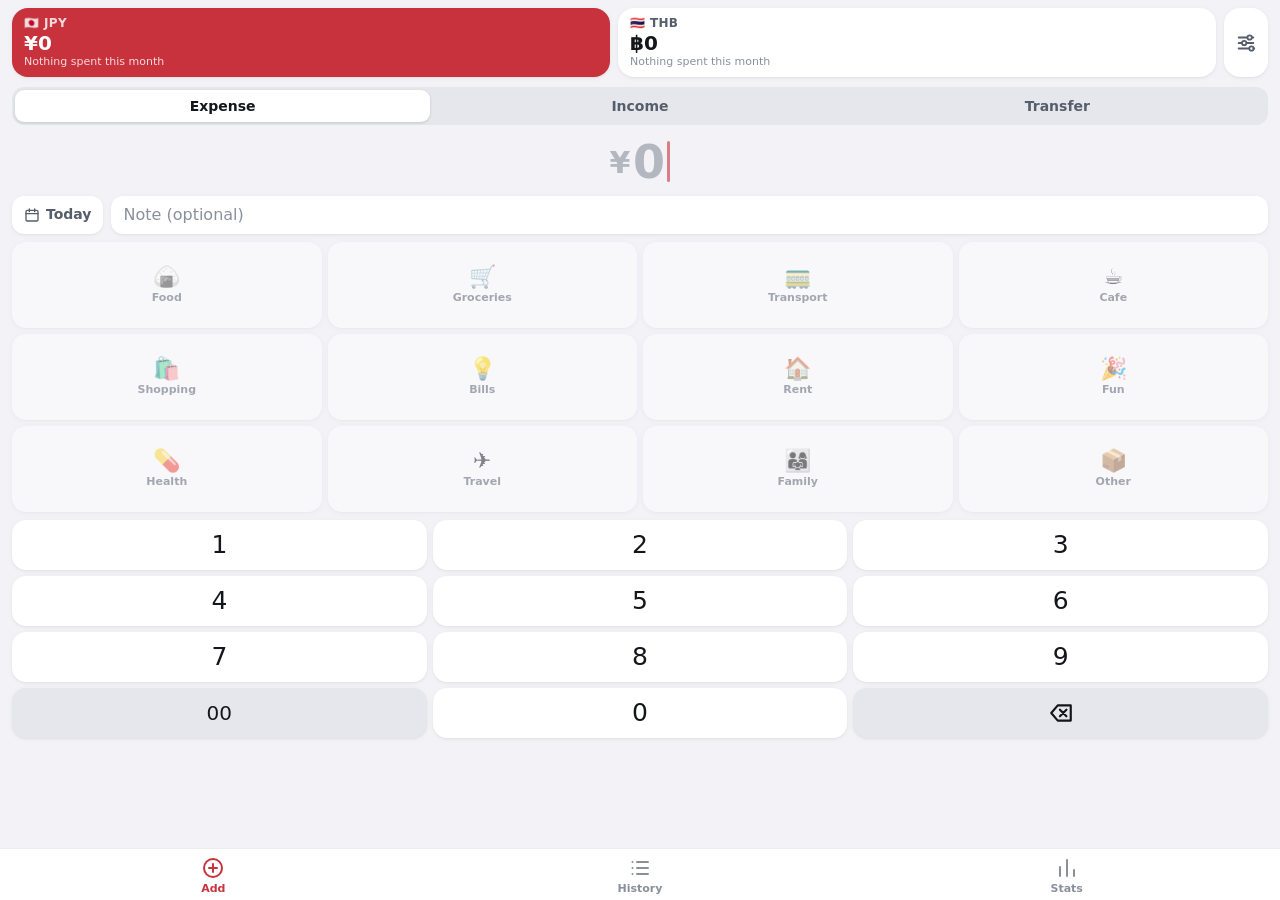
<file: index.html>
<!doctype html>
<html lang="en">
<head>
<meta charset="utf-8">
<meta name="viewport" content="width=device-width, initial-scale=1, viewport-fit=cover">
<meta name="color-scheme" content="light dark">
<meta name="apple-mobile-web-app-capable" content="yes">
<meta name="mobile-web-app-capable" content="yes">
<meta name="apple-mobile-web-app-status-bar-style" content="black-translucent">
<meta name="apple-mobile-web-app-title" content="YenBaht">
<meta name="theme-color" content="#f2f2f7" media="(prefers-color-scheme: light)">
<meta name="theme-color" content="#0d0e11" media="(prefers-color-scheme: dark)">
<meta name="description" content="Quick income and expense tracker with yen and baht wallets.">
<title>YenBaht</title>
<link rel="manifest" href="manifest.webmanifest">
<link rel="apple-touch-icon" href="icons/icon-180.png">
<link rel="icon" type="image/png" href="icons/icon-192.png">
<link rel="stylesheet" href="app.css">
</head>
<body>
<div id="app">
  <header class="top">
    <div class="wallets" id="wallets"></div>
    <button class="gear" id="btn-settings" aria-label="Settings">
      <svg viewBox="0 0 24 24" fill="none" stroke="currentColor" stroke-width="2" stroke-linecap="round"><path d="M4 6h9M19 6h1M4 12h3M13 12h7M4 18h11M21 18h-1"/><circle cx="16" cy="6" r="2.4"/><circle cx="10" cy="12" r="2.4"/><circle cx="18" cy="18" r="2.4"/></svg>
      <span class="dot" id="sync-dot"></span>
    </button>
  </header>

  <main>
    <section class="view" id="view-add">
      <div class="banner install" id="install" hidden>
        <span>📲 To install: tap <b>Share</b> <svg class="ic-share" viewBox="0 0 24 24" fill="none" stroke="currentColor" stroke-width="2" stroke-linecap="round" stroke-linejoin="round"><path d="M12 15V3M8 7l4-4 4 4M5 11v9h14v-9"/></svg> then <b>Add to Home Screen</b>.</span>
        <button class="x" id="install-x" aria-label="Hide">✕</button>
      </div>
      <button class="banner inbox" id="inbox" hidden></button>

      <div class="seg" id="type-seg">
        <button data-type="expense" class="on">Expense</button>
        <button data-type="income">Income</button>
        <button data-type="transfer">Transfer</button>
      </div>

      <div class="amount" id="amount"></div>

      <div class="meta">
        <label class="chip" id="date-chip">
          <svg viewBox="0 0 24 24" fill="none" stroke="currentColor" stroke-width="2" stroke-linecap="round"><rect x="3" y="5" width="18" height="16" rx="2"/><path d="M3 10h18M8 3v4M16 3v4"/></svg>
          <span id="date-label">Today</span>
          <input type="date" id="date-input" aria-label="Date">
        </label>
        <input id="note" class="note" placeholder="Note (optional)" enterkeyhint="done" autocomplete="off">
      </div>

      <div class="cats" id="cats"></div>
      <div class="xfer" id="xfer" hidden></div>

      <div class="keypad" id="keypad">
        <button class="key" data-k="1">1</button><button class="key" data-k="2">2</button><button class="key" data-k="3">3</button>
        <button class="key" data-k="4">4</button><button class="key" data-k="5">5</button><button class="key" data-k="6">6</button>
        <button class="key" data-k="7">7</button><button class="key" data-k="8">8</button><button class="key" data-k="9">9</button>
        <button class="key alt" data-k="00" id="k-dot">00</button><button class="key" data-k="0">0</button>
        <button class="key alt" data-k="del" id="k-del" aria-label="Delete (hold to clear)">
          <svg viewBox="0 0 24 24" fill="none" stroke="currentColor" stroke-width="2" stroke-linecap="round" stroke-linejoin="round"><path d="M21 5H9l-6 7 6 7h12z"/><path d="M17 9l-6 6M11 9l6 6"/></svg>
        </button>
      </div>
    </section>

    <section class="view scroll" id="view-history" hidden></section>
    <section class="view scroll" id="view-stats" hidden></section>
  </main>

  <nav class="tabs" id="tabs">
    <button data-view="add" class="on"><svg viewBox="0 0 24 24" fill="none" stroke="currentColor" stroke-width="2" stroke-linecap="round"><circle cx="12" cy="12" r="9"/><path d="M12 8v8M8 12h8"/></svg>Add</button>
    <button data-view="history"><svg viewBox="0 0 24 24" fill="none" stroke="currentColor" stroke-width="2" stroke-linecap="round"><path d="M9 6h11M9 12h11M9 18h11M4.5 6h.01M4.5 12h.01M4.5 18h.01"/></svg>History</button>
    <button data-view="stats"><svg viewBox="0 0 24 24" fill="none" stroke="currentColor" stroke-width="2" stroke-linecap="round"><path d="M5 20V11M12 20V4M19 20v-6"/></svg>Stats</button>
  </nav>
</div>

<div class="sheet-wrap" id="sheet"></div>
<div id="toast" role="status" aria-live="polite"></div>

<script src="sms.js"></script>
<script src="app.js"></script>
</body>
</html>
</file>
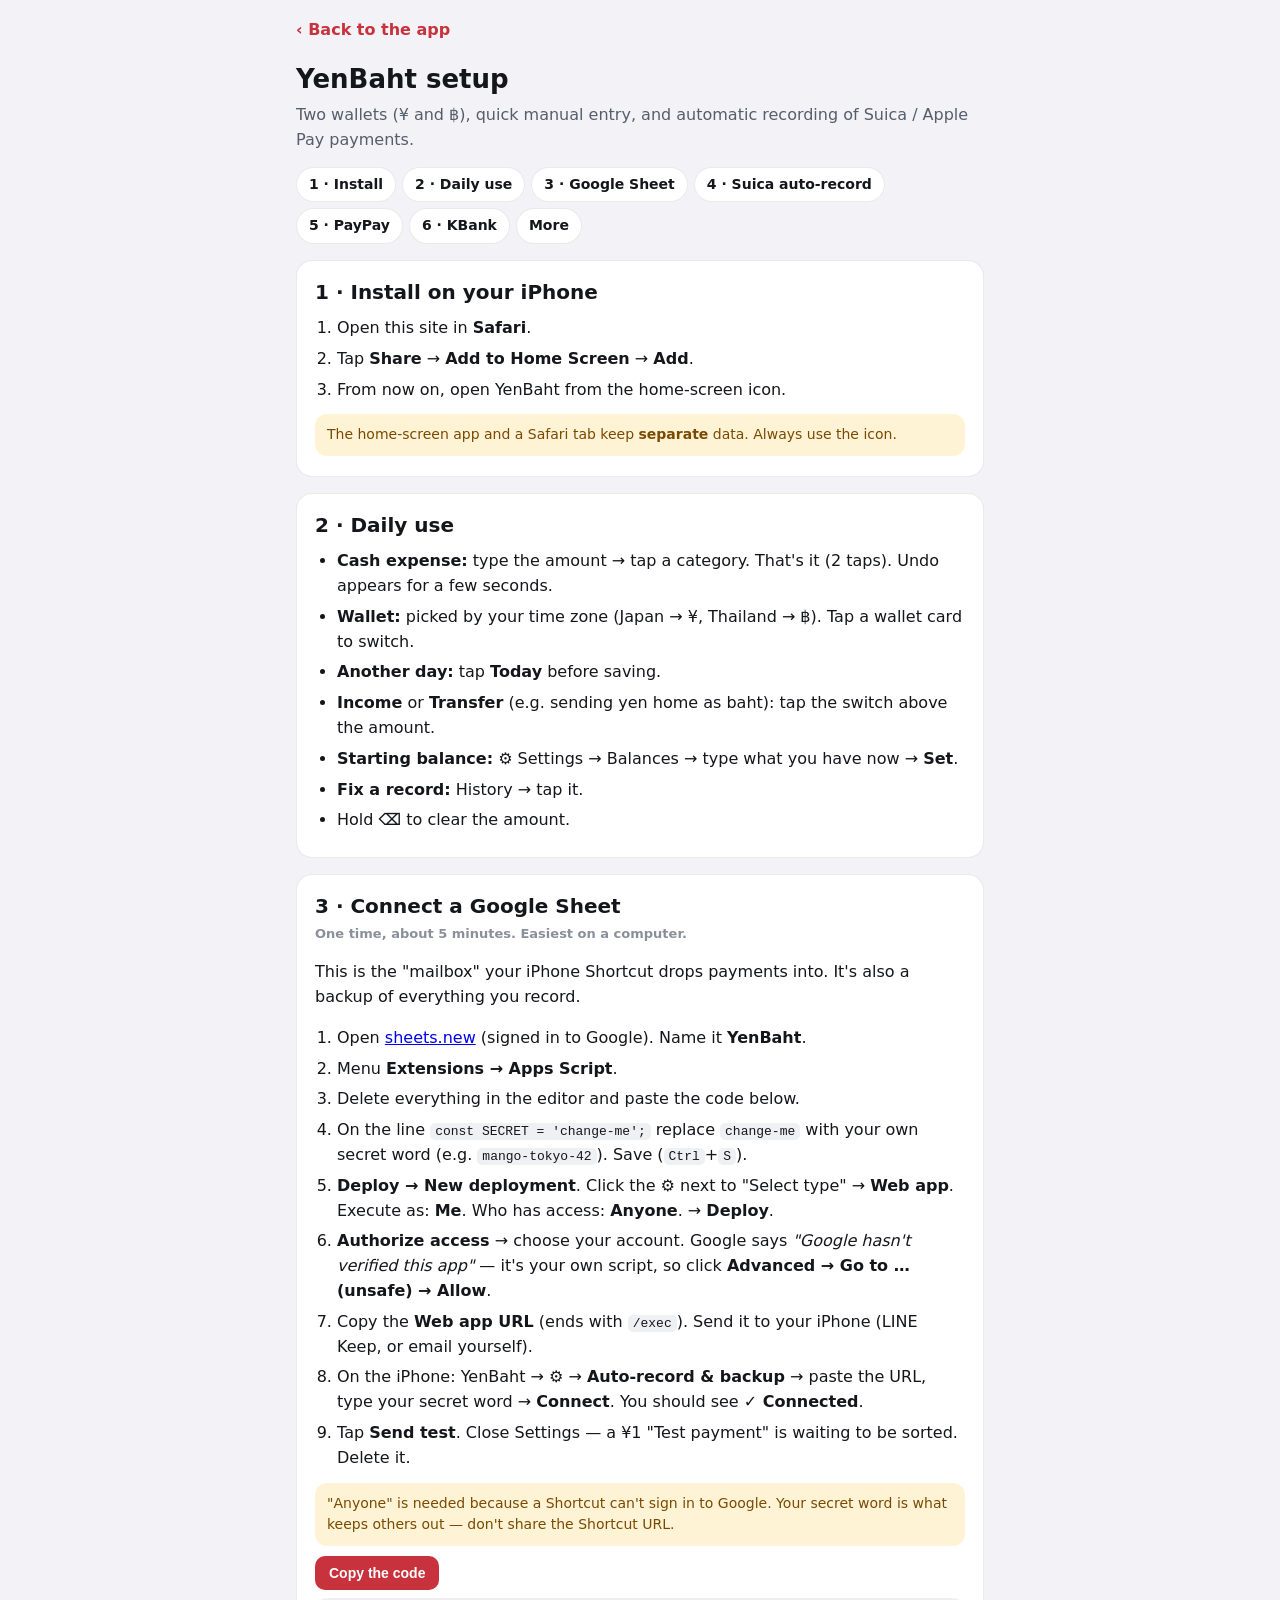
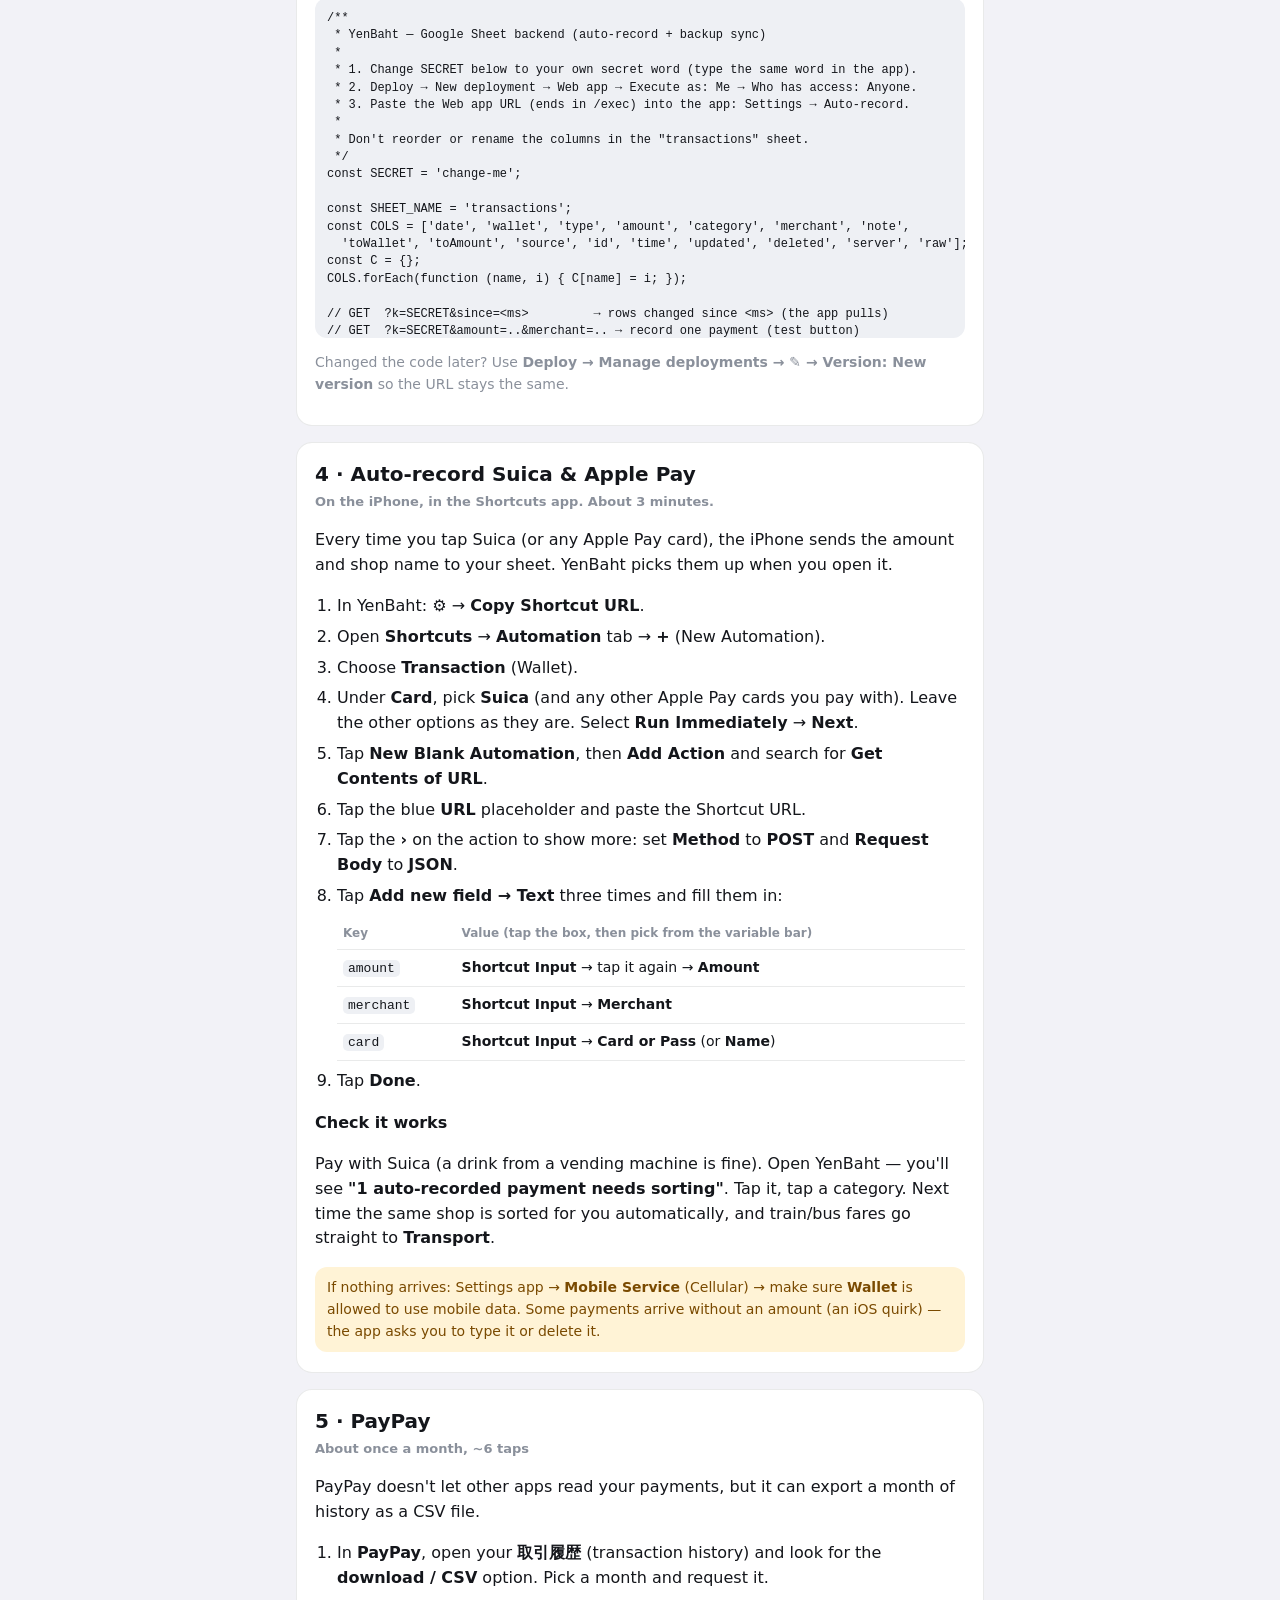
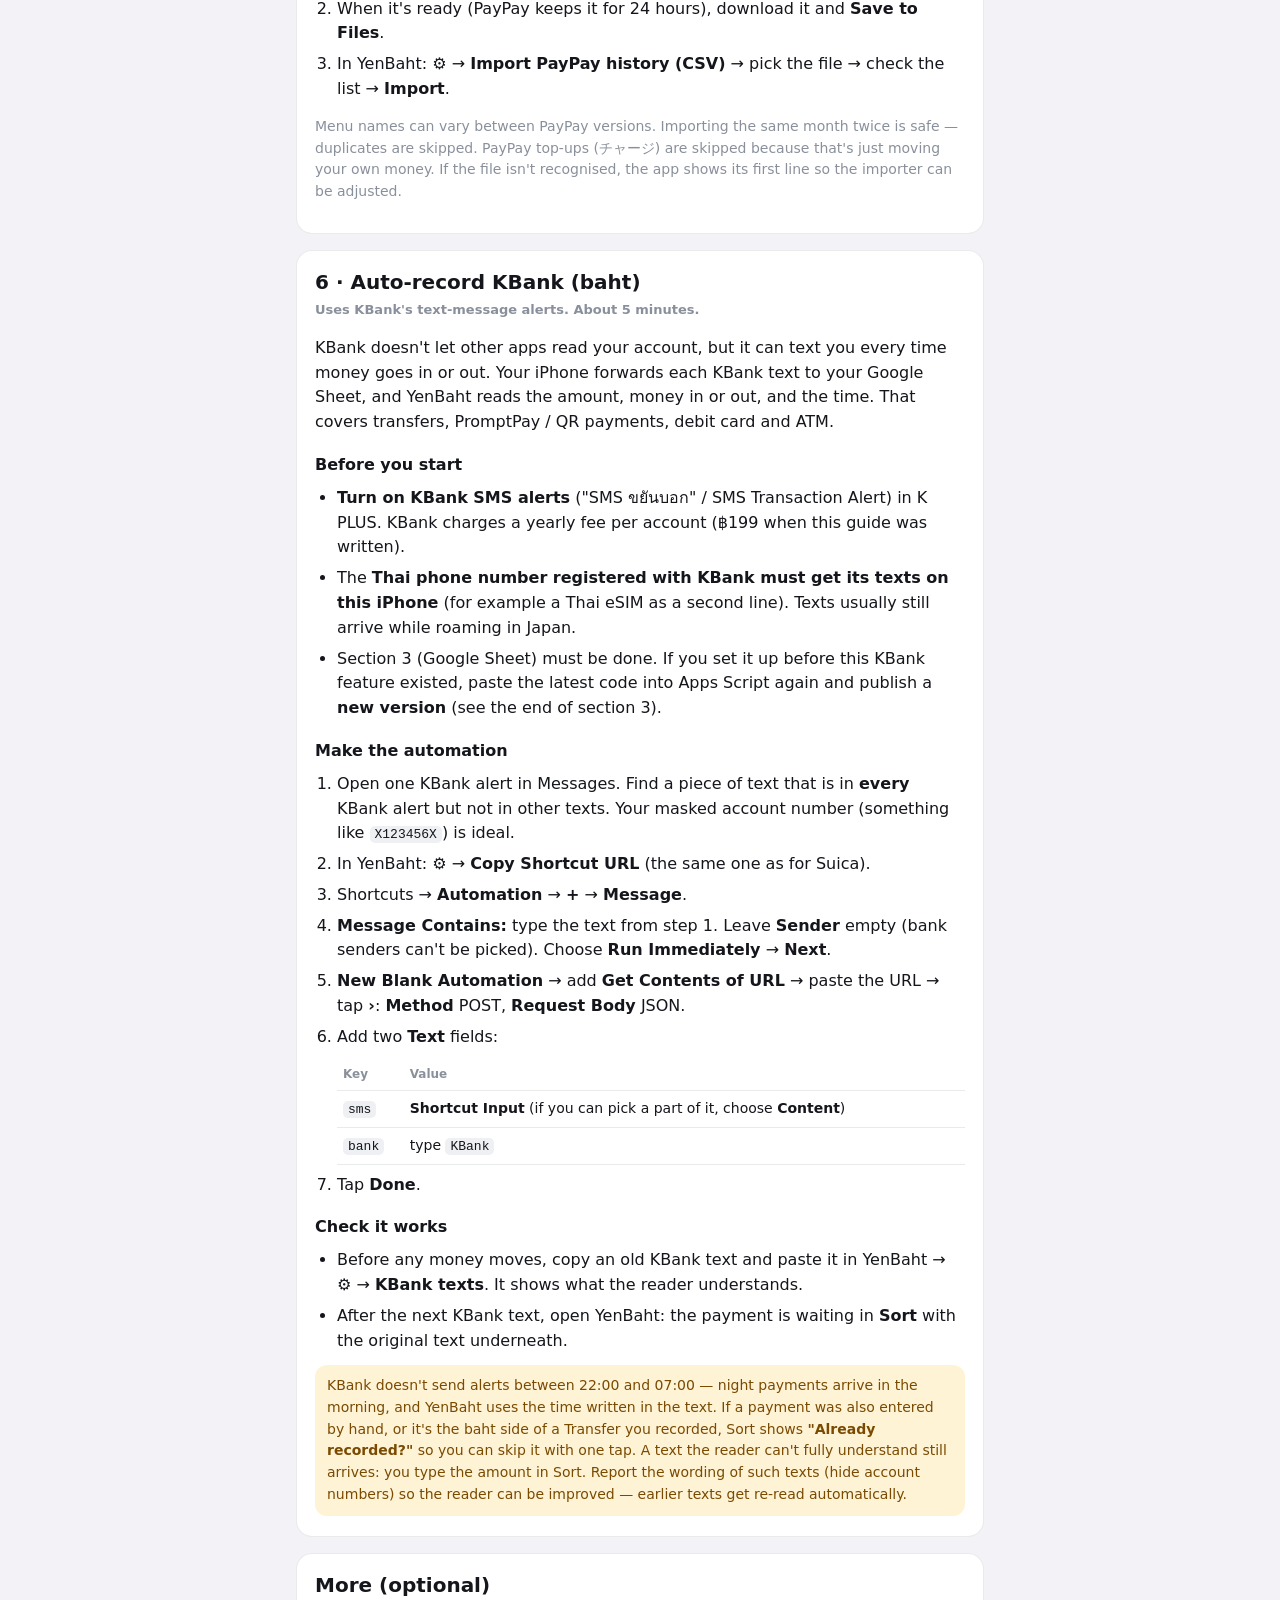
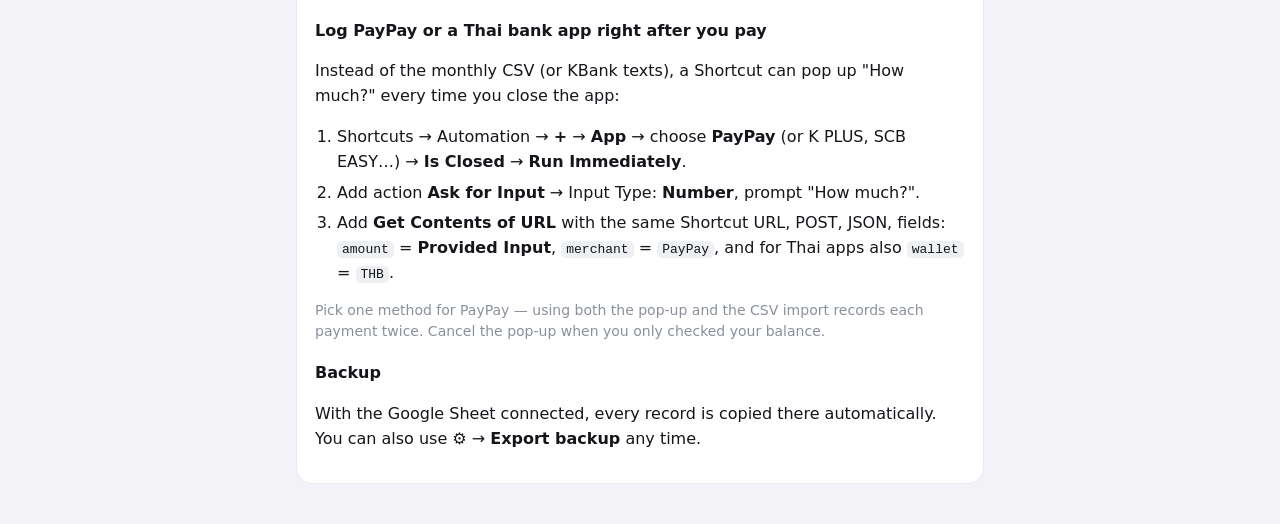
<file: guide.html>
<!doctype html>
<html lang="en">
<head>
<meta charset="utf-8">
<meta name="viewport" content="width=device-width, initial-scale=1, viewport-fit=cover">
<meta name="color-scheme" content="light dark">
<title>YenBaht setup</title>
<link rel="icon" type="image/png" href="icons/icon-192.png">
<style>
  :root { --bg:#f2f2f7; --card:#fff; --ink:#14161b; --ink2:#565d6b; --muted:#8a909b; --line:rgba(20,22,27,.09); --accent:#c8323c; --code:#eef0f4; --tip:#fff3d6; --tip-ink:#7a4a00; }
  @media (prefers-color-scheme: dark) { :root { --bg:#0d0e11; --card:#1b1d22; --ink:#f1f2f4; --ink2:#a9afba; --muted:#787e89; --line:rgba(255,255,255,.09); --accent:#ff5c66; --code:#262931; --tip:#3a2c0f; --tip-ink:#ffd27a; } }
  * { box-sizing: border-box; }
  body { margin: 0; background: var(--bg); color: var(--ink); font: 16px/1.55 -apple-system, BlinkMacSystemFont, "Hiragino Sans", "Thonburi", "Segoe UI", system-ui, sans-serif; -webkit-text-size-adjust: 100%; }
  .wrap { max-width: 720px; margin: 0 auto; padding: calc(env(safe-area-inset-top, 0px) + 12px) 16px calc(env(safe-area-inset-bottom, 0px) + 40px); }
  .back { display: inline-block; font-weight: 700; color: var(--accent); text-decoration: none; padding: 6px 0; }
  h1 { font-size: 26px; margin: 10px 0 4px; }
  .lead { color: var(--ink2); margin: 0 0 8px; }
  nav.toc { display: flex; flex-wrap: wrap; gap: 6px; margin: 14px 0 4px; }
  nav.toc a { background: var(--card); border-radius: 999px; padding: 6px 12px; font-size: 14px; font-weight: 600; color: var(--ink); text-decoration: none; border: 1px solid var(--line); }
  section { background: var(--card); border-radius: 16px; padding: 16px 18px; margin-top: 16px; border: 1px solid var(--line); }
  h2 { font-size: 20px; margin: 0 0 4px; scroll-margin-top: 16px; }
  h2 small { display: block; font-size: 13px; font-weight: 600; color: var(--muted); margin-top: 2px; }
  h3 { font-size: 16px; margin: 18px 0 4px; }
  ol, ul { padding-left: 22px; margin: 8px 0; }
  li { margin: 6px 0; }
  b { font-weight: 700; }
  code, kbd { font: 13px ui-monospace, SFMono-Regular, Menlo, Consolas, monospace; background: var(--code); border-radius: 5px; padding: 1px 5px; }
  .tip { background: var(--tip); color: var(--tip-ink); border-radius: 12px; padding: 10px 12px; font-size: 14px; margin: 12px 0 4px; }
  .table { width: 100%; border-collapse: collapse; font-size: 14px; margin: 8px 0; }
  .table td, .table th { border-bottom: 1px solid var(--line); padding: 7px 6px; text-align: left; vertical-align: top; }
  .table th { color: var(--muted); font-size: 12px; }
  pre { background: var(--code); border-radius: 12px; padding: 12px; overflow: auto; max-height: 340px; font: 12px/1.45 ui-monospace, SFMono-Regular, Menlo, Consolas, monospace; margin: 8px 0 0; }
  .copy { border: 0; background: var(--accent); color: #fff; font-weight: 700; border-radius: 10px; padding: 9px 14px; font-size: 14px; cursor: pointer; }
  .row { display: flex; align-items: center; gap: 10px; margin-top: 10px; flex-wrap: wrap; }
  .muted { color: var(--muted); font-size: 14px; }
</style>
</head>
<body>
<div class="wrap">
  <a class="back" href="./">‹ Back to the app</a>
  <h1>YenBaht setup</h1>
  <p class="lead">Two wallets (¥ and ฿), quick manual entry, and automatic recording of Suica / Apple Pay payments.</p>
  <nav class="toc">
    <a href="#install">1 · Install</a>
    <a href="#use">2 · Daily use</a>
    <a href="#sheet">3 · Google Sheet</a>
    <a href="#shortcut">4 · Suica auto-record</a>
    <a href="#paypay">5 · PayPay</a>
    <a href="#kbank">6 · KBank</a>
    <a href="#more">More</a>
  </nav>

  <section>
    <h2 id="install">1 · Install on your iPhone</h2>
    <ol>
      <li>Open this site in <b>Safari</b>.</li>
      <li>Tap <b>Share</b> → <b>Add to Home Screen</b> → <b>Add</b>.</li>
      <li>From now on, open YenBaht from the home-screen icon.</li>
    </ol>
    <div class="tip">The home-screen app and a Safari tab keep <b>separate</b> data. Always use the icon.</div>
  </section>

  <section>
    <h2 id="use">2 · Daily use</h2>
    <ul>
      <li><b>Cash expense:</b> type the amount → tap a category. That's it (2 taps). Undo appears for a few seconds.</li>
      <li><b>Wallet:</b> picked by your time zone (Japan → ¥, Thailand → ฿). Tap a wallet card to switch.</li>
      <li><b>Another day:</b> tap <b>Today</b> before saving.</li>
      <li><b>Income</b> or <b>Transfer</b> (e.g. sending yen home as baht): tap the switch above the amount.</li>
      <li><b>Starting balance:</b> ⚙ Settings → Balances → type what you have now → <b>Set</b>.</li>
      <li><b>Fix a record:</b> History → tap it.</li>
      <li>Hold <b>⌫</b> to clear the amount.</li>
    </ul>
  </section>

  <section>
    <h2 id="sheet">3 · Connect a Google Sheet <small>One time, about 5 minutes. Easiest on a computer.</small></h2>
    <p>This is the "mailbox" your iPhone Shortcut drops payments into. It's also a backup of everything you record.</p>
    <ol>
      <li>Open <a href="https://sheets.new" target="_blank" rel="noopener">sheets.new</a> (signed in to Google). Name it <b>YenBaht</b>.</li>
      <li>Menu <b>Extensions → Apps Script</b>.</li>
      <li>Delete everything in the editor and paste the code below.</li>
      <li>On the line <code>const SECRET = 'change-me';</code> replace <code>change-me</code> with your own secret word (e.g. <code>mango-tokyo-42</code>). Save (<kbd>Ctrl</kbd>+<kbd>S</kbd>).</li>
      <li><b>Deploy → New deployment</b>. Click the ⚙ next to "Select type" → <b>Web app</b>.<br>
        Execute as: <b>Me</b>. Who has access: <b>Anyone</b>. → <b>Deploy</b>.</li>
      <li><b>Authorize access</b> → choose your account. Google says <i>"Google hasn't verified this app"</i> — it's your own script, so click <b>Advanced → Go to … (unsafe) → Allow</b>.</li>
      <li>Copy the <b>Web app URL</b> (ends with <code>/exec</code>). Send it to your iPhone (LINE Keep, or email yourself).</li>
      <li>On the iPhone: YenBaht → ⚙ → <b>Auto-record &amp; backup</b> → paste the URL, type your secret word → <b>Connect</b>. You should see <b>✓ Connected</b>.</li>
      <li>Tap <b>Send test</b>. Close Settings — a ¥1 "Test payment" is waiting to be sorted. Delete it.</li>
    </ol>
    <div class="tip">"Anyone" is needed because a Shortcut can't sign in to Google. Your secret word is what keeps others out — don't share the Shortcut URL.</div>
    <div class="row"><button class="copy" id="copy-code">Copy the code</button><span class="muted" id="copy-msg"></span></div>
    <pre id="code">Loading…</pre>
    <p class="muted">Changed the code later? Use <b>Deploy → Manage deployments → ✎ → Version: New version</b> so the URL stays the same.</p>
  </section>

  <section>
    <h2 id="shortcut">4 · Auto-record Suica &amp; Apple Pay <small>On the iPhone, in the Shortcuts app. About 3 minutes.</small></h2>
    <p>Every time you tap Suica (or any Apple Pay card), the iPhone sends the amount and shop name to your sheet. YenBaht picks them up when you open it.</p>
    <ol>
      <li>In YenBaht: ⚙ → <b>Copy Shortcut URL</b>.</li>
      <li>Open <b>Shortcuts</b> → <b>Automation</b> tab → <b>+</b> (New Automation).</li>
      <li>Choose <b>Transaction</b> (Wallet).</li>
      <li>Under <b>Card</b>, pick <b>Suica</b> (and any other Apple Pay cards you pay with). Leave the other options as they are. Select <b>Run Immediately</b> → <b>Next</b>.</li>
      <li>Tap <b>New Blank Automation</b>, then <b>Add Action</b> and search for <b>Get Contents of URL</b>.</li>
      <li>Tap the blue <b>URL</b> placeholder and paste the Shortcut URL.</li>
      <li>Tap the <b>›</b> on the action to show more: set <b>Method</b> to <b>POST</b> and <b>Request Body</b> to <b>JSON</b>.</li>
      <li>Tap <b>Add new field → Text</b> three times and fill them in:
        <table class="table">
          <tr><th>Key</th><th>Value (tap the box, then pick from the variable bar)</th></tr>
          <tr><td><code>amount</code></td><td><b>Shortcut Input</b> → tap it again → <b>Amount</b></td></tr>
          <tr><td><code>merchant</code></td><td><b>Shortcut Input</b> → <b>Merchant</b></td></tr>
          <tr><td><code>card</code></td><td><b>Shortcut Input</b> → <b>Card or Pass</b> (or <b>Name</b>)</td></tr>
        </table>
      </li>
      <li>Tap <b>Done</b>.</li>
    </ol>
    <h3>Check it works</h3>
    <p>Pay with Suica (a drink from a vending machine is fine). Open YenBaht — you'll see <b>"1 auto-recorded payment needs sorting"</b>. Tap it, tap a category. Next time the same shop is sorted for you automatically, and train/bus fares go straight to <b>Transport</b>.</p>
    <div class="tip">If nothing arrives: Settings app → <b>Mobile Service</b> (Cellular) → make sure <b>Wallet</b> is allowed to use mobile data. Some payments arrive without an amount (an iOS quirk) — the app asks you to type it or delete it.</div>
  </section>

  <section>
    <h2 id="paypay">5 · PayPay <small>About once a month, ~6 taps</small></h2>
    <p>PayPay doesn't let other apps read your payments, but it can export a month of history as a CSV file.</p>
    <ol>
      <li>In <b>PayPay</b>, open your <b>取引履歴</b> (transaction history) and look for the <b>download / CSV</b> option. Pick a month and request it.</li>
      <li>When it's ready (PayPay keeps it for 24 hours), download it and <b>Save to Files</b>.</li>
      <li>In YenBaht: ⚙ → <b>Import PayPay history (CSV)</b> → pick the file → check the list → <b>Import</b>.</li>
    </ol>
    <p class="muted">Menu names can vary between PayPay versions. Importing the same month twice is safe — duplicates are skipped. PayPay top-ups (チャージ) are skipped because that's just moving your own money. If the file isn't recognised, the app shows its first line so the importer can be adjusted.</p>
  </section>

  <section>
    <h2 id="kbank">6 · Auto-record KBank (baht) <small>Uses KBank's text-message alerts. About 5 minutes.</small></h2>
    <p>KBank doesn't let other apps read your account, but it can text you every time money goes in or out. Your iPhone forwards each KBank text to your Google Sheet, and YenBaht reads the amount, money in or out, and the time. That covers transfers, PromptPay / QR payments, debit card and ATM.</p>
    <h3>Before you start</h3>
    <ul>
      <li><b>Turn on KBank SMS alerts</b> ("SMS ขยันบอก" / SMS Transaction Alert) in K PLUS. KBank charges a yearly fee per account (฿199 when this guide was written).</li>
      <li>The <b>Thai phone number registered with KBank must get its texts on this iPhone</b> (for example a Thai eSIM as a second line). Texts usually still arrive while roaming in Japan.</li>
      <li>Section 3 (Google Sheet) must be done. If you set it up before this KBank feature existed, paste the latest code into Apps Script again and publish a <b>new version</b> (see the end of section 3).</li>
    </ul>
    <h3>Make the automation</h3>
    <ol>
      <li>Open one KBank alert in Messages. Find a piece of text that is in <b>every</b> KBank alert but not in other texts. Your masked account number (something like <code>X123456X</code>) is ideal.</li>
      <li>In YenBaht: ⚙ → <b>Copy Shortcut URL</b> (the same one as for Suica).</li>
      <li>Shortcuts → <b>Automation</b> → <b>+</b> → <b>Message</b>.</li>
      <li><b>Message Contains:</b> type the text from step 1. Leave <b>Sender</b> empty (bank senders can't be picked). Choose <b>Run Immediately</b> → <b>Next</b>.</li>
      <li><b>New Blank Automation</b> → add <b>Get Contents of URL</b> → paste the URL → tap <b>›</b>: <b>Method</b> POST, <b>Request Body</b> JSON.</li>
      <li>Add two <b>Text</b> fields:
        <table class="table">
          <tr><th>Key</th><th>Value</th></tr>
          <tr><td><code>sms</code></td><td><b>Shortcut Input</b> (if you can pick a part of it, choose <b>Content</b>)</td></tr>
          <tr><td><code>bank</code></td><td>type <code>KBank</code></td></tr>
        </table>
      </li>
      <li>Tap <b>Done</b>.</li>
    </ol>
    <h3>Check it works</h3>
    <ul>
      <li>Before any money moves, copy an old KBank text and paste it in YenBaht → ⚙ → <b>KBank texts</b>. It shows what the reader understands.</li>
      <li>After the next KBank text, open YenBaht: the payment is waiting in <b>Sort</b> with the original text underneath.</li>
    </ul>
    <div class="tip">KBank doesn't send alerts between 22:00 and 07:00 — night payments arrive in the morning, and YenBaht uses the time written in the text. If a payment was also entered by hand, or it's the baht side of a Transfer you recorded, Sort shows <b>"Already recorded?"</b> so you can skip it with one tap. A text the reader can't fully understand still arrives: you type the amount in Sort. Report the wording of such texts (hide account numbers) so the reader can be improved — earlier texts get re-read automatically.</div>
  </section>

  <section>
    <h2 id="more">More (optional)</h2>
    <h3>Log PayPay or a Thai bank app right after you pay</h3>
    <p>Instead of the monthly CSV (or KBank texts), a Shortcut can pop up "How much?" every time you close the app:</p>
    <ol>
      <li>Shortcuts → Automation → <b>+</b> → <b>App</b> → choose <b>PayPay</b> (or K PLUS, SCB EASY…) → <b>Is Closed</b> → <b>Run Immediately</b>.</li>
      <li>Add action <b>Ask for Input</b> → Input Type: <b>Number</b>, prompt "How much?".</li>
      <li>Add <b>Get Contents of URL</b> with the same Shortcut URL, POST, JSON, fields: <code>amount</code> = <b>Provided Input</b>, <code>merchant</code> = <code>PayPay</code>, and for Thai apps also <code>wallet</code> = <code>THB</code>.</li>
    </ol>
    <p class="muted">Pick one method for PayPay — using both the pop-up and the CSV import records each payment twice. Cancel the pop-up when you only checked your balance.</p>
    <h3>Backup</h3>
    <p>With the Google Sheet connected, every record is copied there automatically. You can also use ⚙ → <b>Export backup</b> any time.</p>
  </section>
</div>
<script>
  fetch('google-apps-script.txt').then(r => r.text()).then(t => { document.getElementById('code').textContent = t; })
    .catch(() => { document.getElementById('code').textContent = 'Could not load the code. Open google-apps-script.txt instead.'; });
  document.getElementById('copy-code').onclick = async () => {
    const t = document.getElementById('code').textContent;
    const msg = document.getElementById('copy-msg');
    try { await navigator.clipboard.writeText(t); msg.textContent = 'Copied ✓'; }
    catch (e) {
      const r = document.createRange(); r.selectNodeContents(document.getElementById('code'));
      const s = getSelection(); s.removeAllRanges(); s.addRange(r);
      msg.textContent = 'Selected — press Ctrl+C';
    }
  };
</script>
</body>
</html>
</file>
<file: app.css>
:root {
  --bg: #f2f2f7;
  --card: #ffffff;
  --card2: #e6e7ec;
  --ink: #14161b;
  --ink2: #565d6b;
  --muted: #8a909b;
  --line: rgba(20, 22, 27, .08);
  --jpy: #c8323c;
  --thb: #2152c4;
  --good: #14804a;
  --bad: #c8323c;
  --warn-bg: #fff3d6;
  --warn-ink: #7a4a00;
  --shadow: 0 1px 2px rgba(0, 0, 0, .05), 0 1px 6px rgba(0, 0, 0, .04);
  --accent: var(--jpy);
  --safe-t: env(safe-area-inset-top, 0px);
  --safe-b: env(safe-area-inset-bottom, 0px);
  --font: -apple-system, BlinkMacSystemFont, "SF Pro Text", "Hiragino Sans", "Thonburi", "Segoe UI", system-ui, sans-serif;
}
@media (prefers-color-scheme: dark) {
  :root {
    --bg: #0d0e11;
    --card: #1b1d22;
    --card2: #2a2d34;
    --ink: #f1f2f4;
    --ink2: #a9afba;
    --muted: #787e89;
    --line: rgba(255, 255, 255, .08);
    --jpy: #ff5c66;
    --thb: #6b97ff;
    --good: #3fd185;
    --bad: #ff6b72;
    --warn-bg: #3a2c0f;
    --warn-ink: #ffd27a;
    --shadow: none;
  }
}
body[data-wallet="THB"] { --accent: var(--thb); }

* { box-sizing: border-box; }
[hidden] { display: none !important; }
html, body { margin: 0; height: 100%; background: var(--bg); color: var(--ink); }
body {
  font: 16px/1.35 var(--font);
  -webkit-text-size-adjust: 100%;
  -webkit-tap-highlight-color: transparent;
  -webkit-user-select: none; user-select: none;
  -webkit-touch-callout: none;
  overscroll-behavior: none;
}
input, textarea, select { font: 16px var(--font); color: var(--ink); -webkit-user-select: text; user-select: text; }
button { font-family: var(--font); color: inherit; cursor: pointer; touch-action: manipulation; }
a { color: var(--accent); }
svg { display: block; }

#app { display: flex; flex-direction: column; height: 100%; padding-top: var(--safe-t); }

/* ---------- header / wallets ---------- */
header.top { display: flex; gap: 8px; padding: 8px 12px 6px; }
.wallets { flex: 1; display: grid; grid-template-columns: 1fr 1fr; gap: 8px; min-width: 0; }
.wallet {
  border: 0; text-align: left; background: var(--card); border-radius: 16px; padding: 8px 12px 9px;
  box-shadow: var(--shadow); min-width: 0; transition: background .15s;
}
.wallet[data-w="JPY"] { --c: var(--jpy); }
.wallet[data-w="THB"] { --c: var(--thb); }
.w-name { font-size: 12px; font-weight: 700; color: var(--ink2); letter-spacing: .03em; }
.w-bal { font-size: 20px; font-weight: 700; font-variant-numeric: tabular-nums; white-space: nowrap; overflow: hidden; text-overflow: ellipsis; margin-top: 1px; }
.w-sub { font-size: 11px; color: var(--muted); white-space: nowrap; overflow: hidden; text-overflow: ellipsis; }
.wallet.on { background: var(--c); color: #fff; }
.wallet.on .w-name, .wallet.on .w-sub { color: rgba(255, 255, 255, .82); }
.gear {
  position: relative; width: 44px; border: 0; border-radius: 16px; background: var(--card); box-shadow: var(--shadow);
  display: grid; place-items: center; color: var(--ink2); flex: none;
}
.gear svg { width: 22px; height: 22px; }
.dot { position: absolute; top: 8px; right: 8px; width: 8px; height: 8px; border-radius: 50%; background: transparent; }
.dot.ok { background: var(--good); }
.dot.err { background: #e8a400; }
.dot.busy { background: var(--muted); animation: pulse 1s infinite alternate; }

/* ---------- views ---------- */
main { flex: 1; min-height: 0; position: relative; }
.view { position: absolute; inset: 0; padding: 4px 12px 10px; }
.view.scroll { overflow-y: auto; -webkit-overflow-scrolling: touch; padding-bottom: 24px; }
#view-add { display: flex; flex-direction: column; gap: 8px; overflow: hidden; }

.banner {
  display: flex; align-items: center; gap: 8px; width: 100%; border: 0; text-align: left;
  border-radius: 12px; padding: 9px 12px; font-size: 14px; flex: none;
}
.banner.install { background: var(--card); box-shadow: var(--shadow); }
.banner.install .x { margin-left: auto; border: 0; background: none; color: var(--muted); font-size: 16px; padding: 0 2px; }
.ic-share { display: inline; width: 16px; height: 16px; vertical-align: -3px; }
.banner.inbox { background: var(--warn-bg); color: var(--warn-ink); font-weight: 500; }
.banner.inbox .go { margin-left: auto; font-weight: 700; white-space: nowrap; }

.seg { display: flex; background: var(--card2); border-radius: 12px; padding: 3px; gap: 2px; flex: none; }
.seg button { flex: 1; border: 0; background: transparent; border-radius: 9px; padding: 8px 0; font-size: 14px; font-weight: 600; color: var(--ink2); }
.seg button.on { background: var(--card); color: var(--ink); box-shadow: 0 1px 3px rgba(0, 0, 0, .14); }
.seg.small button { padding: 6px 0; font-size: 13px; }

.amount {
  text-align: center; font-size: 46px; font-weight: 700; letter-spacing: -.01em; line-height: 1.1;
  font-variant-numeric: tabular-nums; color: var(--accent); padding: 4px 0 0; flex: none;
  white-space: nowrap; overflow: hidden;
}
.amount .sym { font-size: 30px; margin-right: 3px; vertical-align: 5px; }
.amount.zero { color: var(--muted); opacity: .6; }
.amount .caret { display: inline-block; width: 3px; height: .9em; background: var(--accent); margin-left: 3px; vertical-align: -4px; border-radius: 2px; animation: blink 1s steps(1) infinite; }

.meta { display: flex; gap: 8px; flex: none; }
.chip {
  position: relative; display: flex; align-items: center; gap: 6px; padding: 0 12px; height: 38px;
  border-radius: 12px; background: var(--card); box-shadow: var(--shadow); font-size: 14px; font-weight: 600; color: var(--ink2); flex: none;
}
.chip svg { width: 16px; height: 16px; }
.chip.set { background: var(--accent); color: #fff; }
.chip input { position: absolute; inset: 0; opacity: 0; width: 100%; height: 100%; border: 0; }
.note {
  flex: 1; min-width: 0; height: 38px; border: 0; border-radius: 12px; background: var(--card); box-shadow: var(--shadow);
  padding: 0 12px; outline: none;
}
.note::placeholder { color: var(--muted); }

.cats {
  flex: 1 1 auto; min-height: 0; max-height: 270px; display: grid; grid-template-columns: repeat(4, 1fr);
  grid-auto-rows: minmax(0, 1fr); gap: 6px;
}
.cat {
  border: 0; background: var(--card); border-radius: 14px; box-shadow: var(--shadow); min-height: 0; min-width: 0;
  display: flex; flex-direction: column; align-items: center; justify-content: center; gap: 3px; padding: 4px 2px;
  transition: transform .08s, opacity .15s;
}
.cat .e { font-size: 22px; line-height: 1; }
.cat .n { font-size: 11px; font-weight: 600; color: var(--ink2); max-width: 100%; white-space: nowrap; overflow: hidden; text-overflow: ellipsis; padding: 0 2px; }
.cat:active { transform: scale(.93); background: var(--card2); }
.cats.dim .cat { opacity: .5; }
/* short screens: emoji and label side by side so labels never clip */
#cats { container-type: size; }
@container (max-height: 175px) {
  .cat { flex-direction: row; gap: 4px; padding: 2px 4px; }
  .cat .e { font-size: 17px; }
  .cat .n { padding: 0; }
}

.xfer { flex: 1 1 auto; min-height: 0; display: flex; flex-direction: column; gap: 6px; justify-content: center; }
.xf {
  display: flex; align-items: center; justify-content: space-between; gap: 10px; border: 2px solid transparent;
  background: var(--card); border-radius: 14px; padding: 10px 14px; box-shadow: var(--shadow); text-align: left;
}
.xf.on { border-color: var(--accent); }
.xf-l { font-size: 13px; font-weight: 600; color: var(--ink2); }
.xf-v { font-size: 26px; font-weight: 700; font-variant-numeric: tabular-nums; white-space: nowrap; }
.xf-v.JPY { color: var(--jpy); } .xf-v.THB { color: var(--thb); }
.xf-mid { text-align: center; font-size: 12px; color: var(--muted); }

.keypad { display: grid; grid-template-columns: repeat(3, 1fr); gap: 6px; flex: none; }
.key {
  height: 50px; border: 0; border-radius: 14px; background: var(--card); box-shadow: var(--shadow);
  font-size: 25px; font-weight: 500; display: grid; place-items: center;
}
.key.alt { background: var(--card2); font-size: 20px; }
.key svg { width: 26px; height: 26px; }
.key:active { background: var(--card2); transform: scale(.97); }
.key.alt:active { background: var(--card); }

/* ---------- tab bar ---------- */
nav.tabs { display: flex; background: var(--card); border-top: 1px solid var(--line); padding-bottom: var(--safe-b); flex: none; }
nav.tabs button { flex: 1; border: 0; background: none; padding: 7px 0 5px; display: flex; flex-direction: column; align-items: center; gap: 2px; font-size: 11px; font-weight: 600; color: var(--muted); }
nav.tabs svg { width: 24px; height: 24px; }
nav.tabs button.on { color: var(--accent); }

/* ---------- buttons ---------- */
.primary, .secondary, .danger {
  border: 0; border-radius: 12px; padding: 12px 16px; font-size: 15px; font-weight: 700; text-align: center; display: block;
}
.primary { background: var(--accent); color: #fff; }
.primary:disabled { opacity: .4; }
.secondary { background: var(--card2); color: var(--ink); }
.danger { background: transparent; color: var(--bad); border: 1px solid var(--line); }
.link { border: 0; background: none; color: var(--accent); font-weight: 600; font-size: 14px; padding: 8px 4px; }
.btns { display: flex; gap: 8px; margin-top: 10px; }
.btns > * { flex: 1; }
.icon-btn { border: 0; background: var(--card); border-radius: 10px; width: 36px; height: 36px; font-size: 20px; color: var(--ink2); box-shadow: var(--shadow); }
.icon-btn:disabled { opacity: .3; }

/* ---------- history ---------- */
.bar-head { position: sticky; top: -4px; z-index: 2; background: var(--bg); padding: 4px 0 8px; display: flex; flex-direction: column; gap: 8px; }
.month-nav { display: flex; align-items: center; justify-content: space-between; }
.month-nav b { font-size: 17px; }
.sums { display: flex; flex-direction: column; gap: 6px; }
.sum { display: flex; gap: 12px; align-items: center; background: var(--card); border-radius: 12px; padding: 9px 12px; font-size: 14px; box-shadow: var(--shadow); }
.sum .f { font-size: 16px; }
.sum b { font-variant-numeric: tabular-nums; }
.sum .lbl { color: var(--muted); font-size: 12px; margin-right: 3px; }
.sum .in b { color: var(--good); }
.day-h { display: flex; justify-content: space-between; font-size: 12px; font-weight: 700; color: var(--muted); padding: 16px 4px 6px; letter-spacing: .02em; }
.list { background: var(--card); border-radius: 14px; overflow: hidden; box-shadow: var(--shadow); }
.item { display: flex; align-items: center; gap: 10px; padding: 10px 12px; border: 0; background: none; width: 100%; text-align: left; border-bottom: 1px solid var(--line); }
.item:last-child { border-bottom: 0; }
.item:active { background: var(--card2); }
.item .ic { width: 36px; height: 36px; border-radius: 10px; background: var(--card2); display: grid; place-items: center; font-size: 19px; flex: none; }
.item .tx { flex: 1; min-width: 0; }
.item .t1 { font-weight: 600; font-size: 15px; white-space: nowrap; overflow: hidden; text-overflow: ellipsis; }
.item .t1.warn { color: var(--warn-ink); }
.item .t2 { font-size: 12px; color: var(--muted); white-space: nowrap; overflow: hidden; text-overflow: ellipsis; margin-top: 1px; }
.item .amt { font-weight: 600; font-variant-numeric: tabular-nums; white-space: nowrap; text-align: right; }
.item .amt small { display: block; font-size: 11px; font-weight: 600; color: var(--muted); }
.amt.inc { color: var(--good); }
.badge { display: inline-block; font-size: 10px; font-weight: 700; padding: 1px 6px; border-radius: 6px; background: var(--card2); color: var(--ink2); margin-right: 4px; vertical-align: 1px; }
.badge.JPY { color: var(--jpy); } .badge.THB { color: var(--thb); }
.empty { text-align: center; color: var(--muted); padding: 48px 16px; font-size: 15px; }

/* ---------- stats ---------- */
.st-title { font-size: 13px; color: var(--muted); font-weight: 600; text-align: center; }
.tiles { display: grid; grid-template-columns: repeat(3, 1fr); gap: 8px; }
.tile { background: var(--card); border-radius: 14px; padding: 10px 12px; box-shadow: var(--shadow); min-width: 0; }
.tile .k { font-size: 12px; color: var(--muted); font-weight: 600; }
.tile .v { font-size: 17px; font-weight: 700; font-variant-numeric: tabular-nums; white-space: nowrap; overflow: hidden; text-overflow: ellipsis; }
.st-note { font-size: 13px; color: var(--ink2); padding: 10px 4px 0; }
.sec-h { font-size: 12px; font-weight: 700; color: var(--muted); padding: 18px 4px 6px; letter-spacing: .02em; }
.bars { background: var(--card); border-radius: 14px; padding: 2px 14px; box-shadow: var(--shadow); }
.bar-row { padding: 10px 0; border-bottom: 1px solid var(--line); }
.bar-row:last-child { border-bottom: 0; }
.bar-top { display: flex; justify-content: space-between; gap: 8px; font-size: 14px; }
.bar-top .nm { min-width: 0; overflow: hidden; text-overflow: ellipsis; white-space: nowrap; }
.bar-top .val { font-weight: 600; font-variant-numeric: tabular-nums; white-space: nowrap; }
.bar-top .val small { color: var(--muted); font-weight: 600; margin-left: 4px; }
.bar-track { height: 8px; margin-top: 6px; }
.bar-fill { height: 100%; border-radius: 0 4px 4px 0; background: var(--accent); min-width: 3px; }
.bar-fill.inc { background: var(--good); }

/* ---------- sheet ---------- */
.sheet-wrap { position: fixed; inset: 0; z-index: 20; display: none; }
.sheet-wrap.open { display: block; }
.sheet-back { position: absolute; inset: 0; background: rgba(0, 0, 0, .38); animation: fade .2s; }
.sheet {
  position: absolute; left: 0; right: 0; bottom: 0; max-height: calc(100% - var(--safe-t) - 10px);
  background: var(--bg); border-radius: 20px 20px 0 0; display: flex; flex-direction: column;
  animation: up .26s cubic-bezier(.2, .8, .2, 1);
}
.sheet-head { display: flex; align-items: center; gap: 8px; padding: 14px 16px 8px; }
.sheet-head h2 { flex: 1; margin: 0; font-size: 18px; }
.sheet-body { overflow-y: auto; -webkit-overflow-scrolling: touch; padding: 4px 16px calc(20px + var(--safe-b)); }
.group-t { font-size: 12px; font-weight: 700; color: var(--muted); padding: 18px 4px 6px; letter-spacing: .02em; text-transform: uppercase; }
.group-t:first-child { padding-top: 4px; }
.group { background: var(--card); border-radius: 14px; padding: 12px; box-shadow: var(--shadow); }
.row { display: flex; align-items: center; gap: 8px; padding: 6px 0; }
.row > span { flex: 1; font-size: 15px; }
.row small { display: block; font-size: 12px; color: var(--muted); }
.field { display: block; margin: 0 0 12px; }
.inline { display: flex; gap: 8px; }
.inline input { flex: 1; min-width: 0; }
.field > span { display: block; font-size: 12px; font-weight: 700; color: var(--muted); margin: 0 0 5px 2px; }
.field input, .field textarea, .rv-missing input {
  width: 100%; border: 1px solid var(--line); background: var(--bg); border-radius: 10px; padding: 10px 12px; outline: none;
}
.field input:focus, .field textarea:focus { border-color: var(--accent); }
.field textarea { resize: vertical; line-height: 1.5; }
.field .ro { padding: 2px 2px; font-size: 15px; -webkit-user-select: text; user-select: text; }
.mini { border: 0; background: var(--card2); border-radius: 10px; padding: 10px 14px; font-weight: 700; font-size: 14px; }
.hint { font-size: 13px; color: var(--muted); margin: 8px 2px 0; line-height: 1.45; -webkit-user-select: text; user-select: text; }
.hint.err { color: var(--bad); }
.foot { font-size: 12px; color: var(--muted); text-align: center; margin-top: 22px; }
.file { position: relative; overflow: hidden; margin-top: 10px; }
.file input { position: absolute; inset: 0; opacity: 0; width: 100%; }
.form .seg { margin-bottom: 12px; }
.chips { display: flex; flex-wrap: wrap; gap: 6px; }
.chipb { border: 1px solid var(--line); background: var(--bg); border-radius: 999px; padding: 7px 11px; font-size: 14px; }
.chipb.on { background: var(--accent); border-color: var(--accent); color: #fff; }
input[type="checkbox"] { width: 22px; height: 22px; accent-color: var(--accent); flex: none; }
input[switch] { width: auto; height: auto; }

/* review */
.rv-card { background: var(--card); border-radius: 16px; padding: 14px; box-shadow: var(--shadow); margin-bottom: 10px; }
.rv-top { display: flex; gap: 8px; align-items: center; font-size: 12px; color: var(--muted); }
.rv-left { margin-left: auto; font-weight: 700; }
.rv-merchant { font-size: 18px; font-weight: 700; margin-top: 8px; word-break: break-word; }
.rv-amt { font-size: 30px; font-weight: 700; font-variant-numeric: tabular-nums; margin-top: 2px; }
.rv-missing { display: block; margin-top: 8px; font-size: 13px; color: var(--warn-ink); font-weight: 600; }
.rv-missing input { margin-top: 6px; font-size: 20px; }
.rv-type { margin-top: 10px; }
.rv-raw {
  margin-top: 10px; padding: 8px 10px; border-radius: 10px; background: var(--bg); color: var(--ink2);
  font-size: 13px; line-height: 1.45; white-space: pre-wrap; word-break: break-word; -webkit-user-select: text; user-select: text;
}
.rv-twin {
  display: flex; flex-direction: column; gap: 8px; background: var(--warn-bg); color: var(--warn-ink);
  border-radius: 14px; padding: 10px 12px; margin-bottom: 10px; font-size: 14px;
}
.rv-cats { display: grid; grid-template-columns: repeat(4, 1fr); grid-auto-rows: 62px; gap: 6px; }

/* PayPay preview */
.pp-row { display: flex; align-items: center; gap: 10px; padding: 9px 0; border-bottom: 1px solid var(--line); font-size: 14px; }
.pp-row:last-child { border-bottom: 0; }
.pp-row .d { color: var(--muted); font-variant-numeric: tabular-nums; width: 40px; flex: none; font-size: 13px; }
.pp-row .m { flex: 1; min-width: 0; overflow: hidden; text-overflow: ellipsis; white-space: nowrap; }
.pp-row .m small { display: block; color: var(--muted); font-size: 11px; }
.pp-row .a { font-weight: 600; font-variant-numeric: tabular-nums; white-space: nowrap; }
.pp-row .a.inc { color: var(--good); }
.pp-row.off { opacity: .5; }
.sticky-foot { position: sticky; bottom: 0; background: var(--bg); padding: 10px 0 calc(6px + var(--safe-b)); }
code { font-size: 12px; background: var(--card2); border-radius: 4px; padding: 1px 4px; word-break: break-all; }

/* ---------- toast ---------- */
#toast {
  position: fixed; left: 12px; right: 12px; bottom: calc(66px + var(--safe-b)); z-index: 40;
  display: flex; align-items: center; gap: 10px; background: #22252b; color: #fff; border-radius: 14px;
  padding: 12px 14px; font-size: 14px; font-weight: 500; box-shadow: 0 6px 24px rgba(0, 0, 0, .25);
  opacity: 0; transform: translateY(16px); pointer-events: none; transition: opacity .2s, transform .2s;
}
#toast.show { opacity: 1; transform: none; pointer-events: auto; }
#toast button { margin-left: auto; border: 0; background: none; color: #9cc1ff; font-weight: 700; font-size: 14px; padding: 0 2px; }

/* ---------- motion ---------- */
.shake { animation: shake .32s; }
@keyframes shake { 20%, 60% { transform: translateX(-6px); } 40%, 80% { transform: translateX(6px); } }
@keyframes blink { 50% { opacity: 0; } }
@keyframes pulse { to { opacity: .3; } }
@keyframes fade { from { opacity: 0; } }
@keyframes up { from { transform: translateY(100%); } }
@media (prefers-reduced-motion: reduce) { * { animation: none !important; transition: none !important; } }

/* small phones */
@media (max-height: 700px) {
  .amount { font-size: 38px; }
  .key { height: 44px; }
  .w-sub { display: none; }
}
</file>
